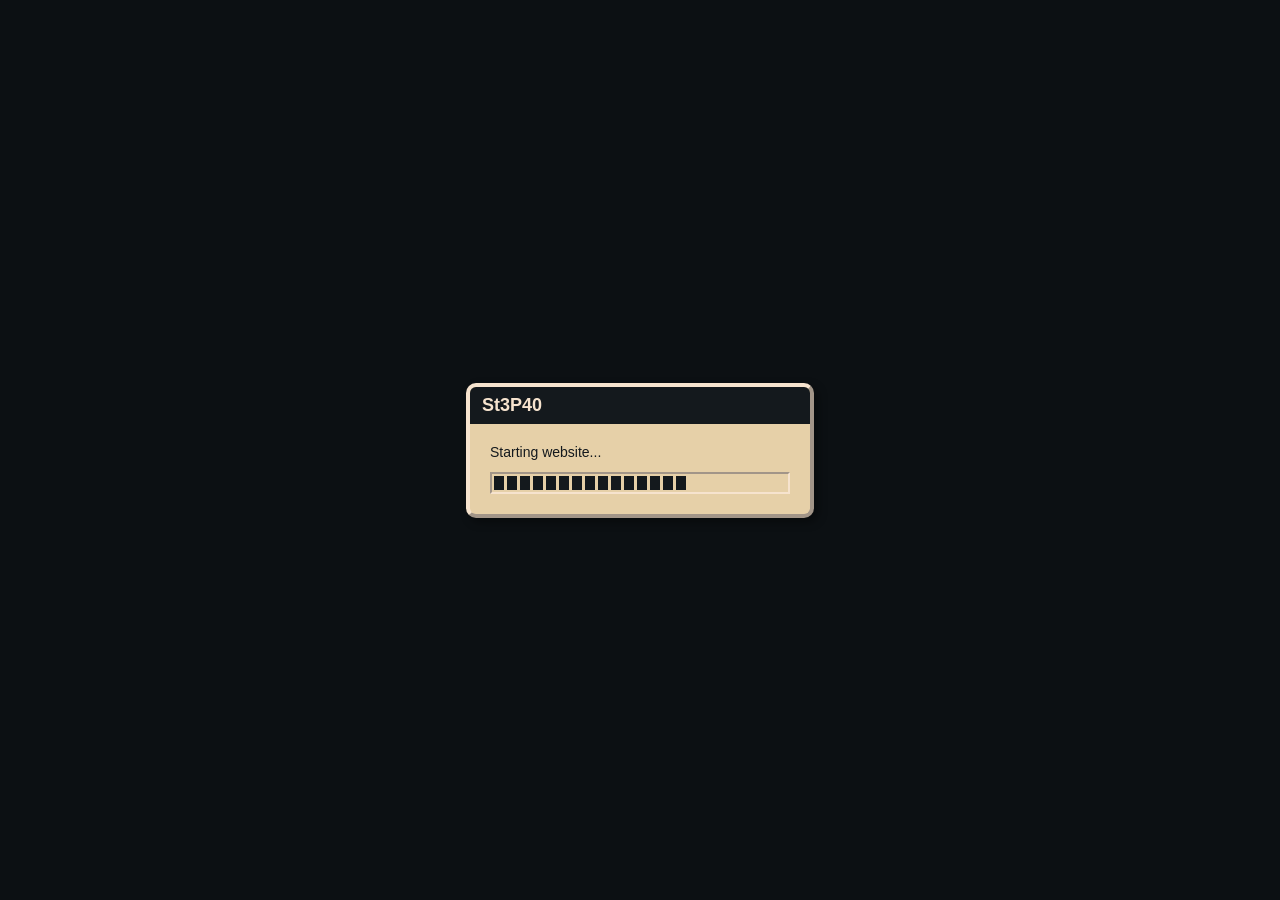
<file: index.html>
﻿<!DOCTYPE html>
<html lang="en">
	<head>
		<meta charset="utf-8">
		<title>St3p40</title>
		<meta name="description" content="Personal website or smth">
		<meta name="viewport" content="width=device-width, initial-scale=1, maximum-scale=1">
		<link rel="icon" href="src/favico.ico">
		<link rel="stylesheet" href="style.css">
		<style>body { background-color: #000;}</style>
		<script>
			try {
				const savedTheme = localStorage.getItem('theme');
				if (savedTheme === 'dark' || savedTheme === 'light') document.documentElement.dataset.theme = savedTheme;
			} catch (e) {}
		</script>
	</head>
	<body>
		<div class="desktop">
			<iframe id="background-frame" class="background-frame" src="src/background.html" aria-hidden="true" tabindex="-1"></iframe>

			<nav class="desktop-icons" aria-label="Desktop">
				<button class="desktop-icon" data-title="My Computer" data-url="src/about.html">
					<span class="desktop-icon-tile"><svg viewBox="0 0 24 24" aria-hidden="true"><path fill-rule="evenodd" d="M2 4h20v12H2zM4 6v8h16V6zM10 16h4v2h-4zM7 18h10v2H7z"/></svg></span>
					<span class="desktop-icon-label">My Computer</span>
				</button>
				<button class="desktop-icon" data-title="Projects" data-url="src/about.html?view=projects">
					<span class="desktop-icon-tile"><svg viewBox="0 0 24 24" aria-hidden="true"><path d="M2 5h7l2 2h11v13H2z"/></svg></span>
					<span class="desktop-icon-label">Projects</span>
				</button>
				<a class="desktop-icon" href="https://github.com/st3p40" target="_blank" rel="noopener">
					<span class="desktop-icon-tile"><svg viewBox="0 0 24 24" aria-hidden="true"><path d="M14 3h7v7h-2V6.4l-8.3 8.3-1.4-1.4L17.6 5H14zM5 5h6v2H5v12h12v-6h2v8H3V5z"/></svg></span>
					<span class="desktop-icon-label">GitHub Page</span>
				</a>
			</nav>

			<div class="activate-windows">
				<p class="activate-title">Website is under construction</p>
				<p class="activate-subtitle">Please wait idk how long</p>
			</div>

		</div>

		<div class="taskbar">
			<div id="startMenu" class="start-menu">
				<div class="start-menu-header">St3P40</div>
				<div class="start-menu-items">
					<button id="themeBtn" onclick="toggleTheme()"></button>
					<button id="rainBtn" onclick="toggleEffect('rain')"></button>
					<button id="parallaxBtn" onclick="toggleEffect('parallax')"></button>
					<div class="start-menu-divider"></div>
					<button onclick="closeAllWindows()">Close all windows</button>
					<button onclick="restart()">Restart</button>
				</div>
			</div>
			<button class="start-btn" onclick="toggleStartMenu()" aria-expanded="false" aria-controls="startMenu">Start</button>
			<div id="taskbarWindows" class="taskbar-windows"></div>
			<div id="taskbarClock" class="taskbar-clock" title="Newfoundland time"></div>
		</div>

		<div id="bootScreen" class="boot-screen on" tabindex="-1" role="dialog" aria-label="Starting">
			<div class="boot-dialog">
				<div class="boot-title">St3P40</div>
				<div class="boot-body">
					<p id="bootLabel" class="boot-label" role="status">Loading desktop...</p>
					<div class="boot-track"><div id="bootFill" class="boot-fill"></div></div>
				</div>
			</div>
		</div>
		<noscript><style>.boot-screen {display: none;}</style></noscript>

		<script src="script.js"></script>
		<script>
			(function() {
				const backgroundFrame = document.getElementById('background-frame');
				let lastMouseX = 0, lastMouseY = 0;
				let mouseInWindow = true;

				function sendParallaxState() {
					if (!backgroundFrame.contentWindow) return;
					const centered = hoveredIframes.size > 0 || !mouseInWindow;
					backgroundFrame.contentWindow.postMessage({type: 'parallax-state', x: lastMouseX, y: lastMouseY, centered}, '*');
				}

				document.addEventListener('mousemove', function(e) {
					lastMouseX = (e.clientX / window.innerWidth) - 0.5;
					lastMouseY = (e.clientY / window.innerHeight) - 0.5;
					sendParallaxState();
				});
				document.documentElement.addEventListener('mouseleave', () => { mouseInWindow = false; sendParallaxState(); });
				document.documentElement.addEventListener('mouseenter', () => { mouseInWindow = true; sendParallaxState(); });
				document.addEventListener('iframehoverchange', sendParallaxState);
				backgroundFrame.addEventListener('load', sendParallaxState);
			})();
		</script>
	</body>
</html>
</file>
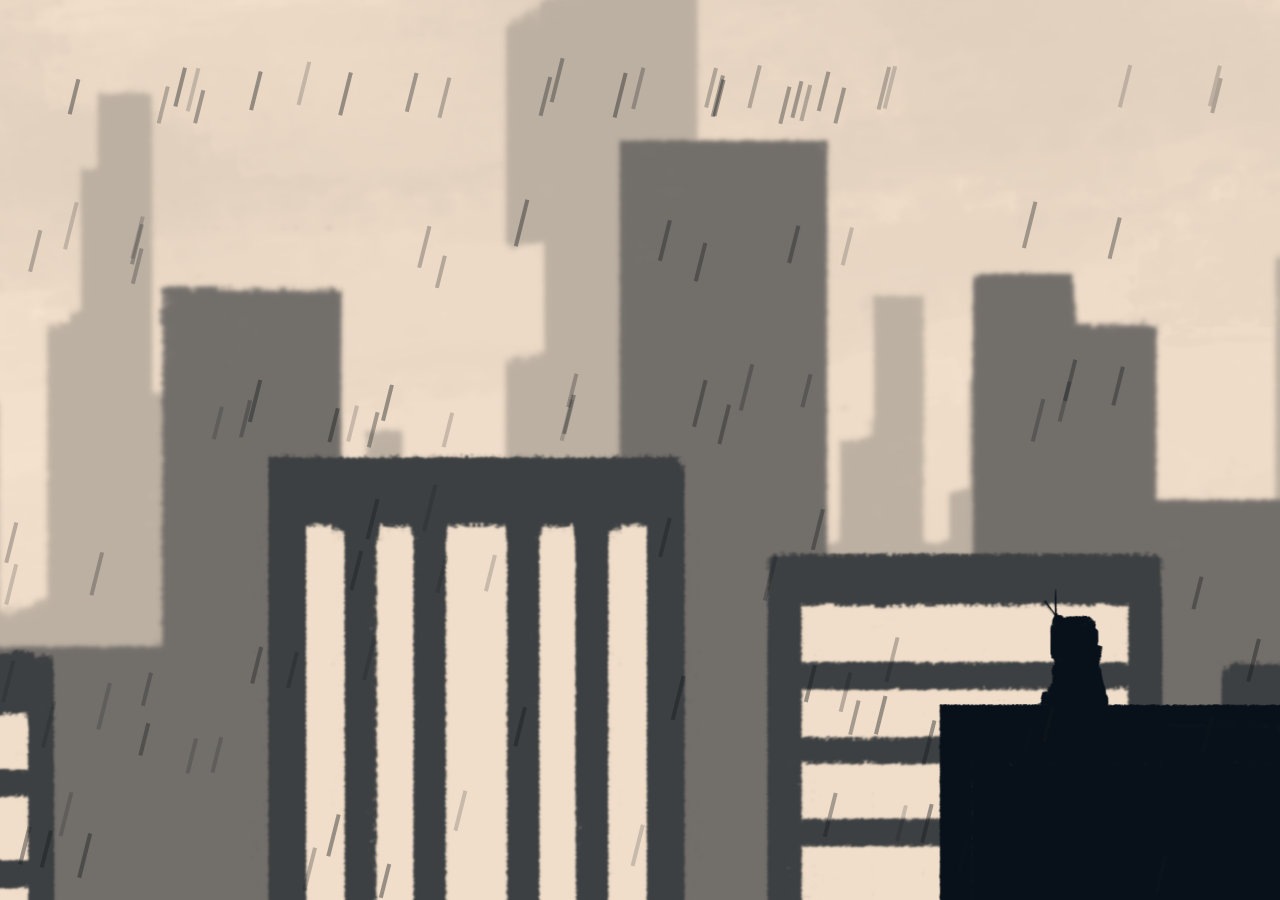
<file: src/background.html>
<!DOCTYPE html>
<html lang="en">
	<head>
		<meta charset="utf-8">
		<title>Background</title>
		<script>
			try {
				const savedTheme = localStorage.getItem('theme');
				if (savedTheme === 'dark' || savedTheme === 'light') document.documentElement.dataset.theme = savedTheme;
			} catch (e) {}
		</script>
		<style>
			:root {--layer-grade: none; --veil: transparent; --rain-ink: #14191d;}

			@media (prefers-color-scheme: dark) {
				:root:not([data-theme="light"]) {--layer-grade: brightness(0.6) saturate(0.75) contrast(1.05); --veil: rgba(13, 27, 42, 0.35); --rain-ink: #e6d0a8;}
			}

			:root[data-theme="dark"] {--layer-grade: brightness(0.6) saturate(0.75) contrast(1.05); --veil: rgba(13, 27, 42, 0.35); --rain-ink: #e6d0a8;}

			html, body {margin: 0; padding: 0; overflow: hidden; background: transparent;}

			.parallax-container {position: absolute; top: 0; left: 0; width: 100%; height: 100%; overflow: hidden; z-index: 0; pointer-events: none; user-select: none; -webkit-user-select: none; -webkit-user-drag: none;}

			.parallax-layer {filter: var(--layer-grade); position: absolute; top: 50%; left: 50%; width: 125%; height: 125%; object-fit: cover; transform: translate(-50%, -50%) scale(1.1); will-change: transform; pointer-events: none;}

			.rain-canvas {position: absolute; top: 0; left: 0; width: 100%; height: 100%; z-index: 1; pointer-events: none;}

			.night-veil {position: absolute; top: 0; left: 0; width: 100%; height: 100%; z-index: 2; background: var(--veil); pointer-events: none; transition: background 200ms;}

			@media (pointer: coarse) {
				.parallax-layer {width: 100%; height: 100%; object-fit: cover; transform: translate(-50%, -50%) scale(1);}
			}

			@media (max-width: 700px) and (orientation: portrait) {
				.parallax-layer[data-depth="3"] {display: none;}
			}
		</style>
	</head>
	<body>
		<div class="parallax-container">
			<img src="background/layer1.png" class="parallax-layer" data-depth="0.0" alt="" decoding="async">
			<img src="background/layer2.png" class="parallax-layer" data-depth="0.25" alt="" decoding="async">
			<img src="background/layer3.png" class="parallax-layer" data-depth="0.75" alt="" decoding="async">
			<img src="background/layer4.png" class="parallax-layer" data-depth="2.5" alt="" decoding="async">
			<canvas id="rain-canvas" class="rain-canvas"></canvas>
			<img src="background/layer5.png" class="parallax-layer" data-depth="5" alt="" decoding="async">
			<div class="night-veil"></div>
		</div>
		<script>
		(function() {
			const parallaxMouse = {x: 0, y: 0};
			const maxMove = 50;
			const frameMs = 1000 / 144;

			let parallaxTargetX = 0, parallaxTargetY = 0, centered = true;
			let appliedX = NaN, appliedY = NaN;

			let rainInk = '#14191d';

			function readRainInk() {
				const ink = getComputedStyle(document.documentElement).getPropertyValue('--rain-ink').trim();
				if (ink) rainInk = ink;
			}
			readRainInk();

			window.addEventListener('message', function(e) {
				const data = e.data;
				if (!data) return;
				if (data.type === 'theme') {
					if (data.theme === 'dark' || data.theme === 'light') document.documentElement.dataset.theme = data.theme;
					readRainInk();
				} else if (data.type === 'effect' && data.name in effectPrefs) {
					effectPrefs[data.name] = data.enabled ? 'on' : 'off';
					syncMotion();
				} else if (data.type === 'parallax-state') {
					parallaxTargetX = data.x;
					parallaxTargetY = data.y;
					centered = data.centered;
				}
			});

			const parallaxLayers = Array.from(document.querySelectorAll('.parallax-layer')).map(layer => ({
				el: layer,
				depth: parseFloat(layer.getAttribute('data-depth'))
			}));

			function applyParallax() {
				if (parallaxMouse.x === appliedX && parallaxMouse.y === appliedY) return;
				appliedX = parallaxMouse.x;
				appliedY = parallaxMouse.y;
				parallaxLayers.forEach(({el, depth}) => {
					const moveX = parallaxMouse.x * maxMove * depth;
					const moveY = parallaxMouse.y * maxMove * depth;
					el.style.transform = `translate(calc(-50% + ${moveX}px), calc(-50% + ${moveY}px)) scale(1.1)`;
				});
			}

			function easeToward(current, target, ease) {
				const next = current + (target - current) * ease;
				return Math.abs(target - next) < 0.0005 ? target : next;
			}

			function tickParallax(dt) {
				const ease = 1 - Math.pow(1 - 0.12, dt);
				const still = centered || !effectOn('parallax');
				parallaxMouse.x = easeToward(parallaxMouse.x, still ? 0 : parallaxTargetX, ease);
				parallaxMouse.y = easeToward(parallaxMouse.y, still ? 0 : parallaxTargetY, ease);
				applyParallax();
			}

			const canvas = document.getElementById('rain-canvas');
			const ctx = canvas.getContext('2d');
			let drops = [];
			let width = 0, height = 0;

			function resizeCanvas() {
				width = window.innerWidth;
				height = window.innerHeight;
				canvas.width = width;
				canvas.height = height;
				const dropCount = Math.round((width * height) / 9000);
				drops = Array.from({length: dropCount}, createDrop);
			}

			const tierAlphas = [0.18, 0.26, 0.34, 0.4];

			function createDrop() {
				return {
					x: Math.random() * width,
					y: Math.random() * height,
					length: 32 + Math.random() * 15,
					speed: 48 + Math.random() * 6,
					tier: Math.floor(Math.random() * tierAlphas.length)
				};
			}

			function respawnDrop(drop) {
				if (Math.random() < 0.9) {
					drop.x = Math.random() * width;
					drop.y = -drop.length;
				} else {
					drop.x = width + drop.length;
					drop.y = Math.random() * height;
				}
			}

			function stepDrop(drop, dt) {
				drop.y += drop.speed * dt;
				drop.x -= drop.speed * 0.25 * dt;
				if (drop.y > height || drop.x < -drop.length) {
					respawnDrop(drop);
				}
			}

			const rainDepth = 1.2;

			function renderRain(dt) {
				ctx.clearRect(0, 0, width, height);
				ctx.save();
				ctx.translate(parallaxMouse.x * maxMove * rainDepth, parallaxMouse.y * maxMove * rainDepth);
				ctx.strokeStyle = rainInk;
				ctx.lineWidth = 4;
				const tierPaths = tierAlphas.map(() => new Path2D());
				drops.forEach(drop => {
					const path = tierPaths[drop.tier];
					path.moveTo(drop.x, drop.y);
					path.lineTo(drop.x + drop.length * 0.25, drop.y - drop.length);
					stepDrop(drop, dt);
				});
				tierPaths.forEach((path, i) => {
					ctx.globalAlpha = tierAlphas[i];
					ctx.stroke(path);
				});
				ctx.globalAlpha = 1;
				ctx.restore();
			}

			let rafId = null, lastTime = 0;

			function frame(now) {
				rafId = requestAnimationFrame(frame);
				const dt = Math.min((now - lastTime) / frameMs, 3);
				lastTime = now;
				tickParallax(dt);
				if (effectOn('rain')) renderRain(dt);
			}

			const reducedMotion = window.matchMedia('(prefers-reduced-motion: reduce)');

			const effectPrefs = {rain: null, parallax: null};
			try {
				Object.keys(effectPrefs).forEach(name => { effectPrefs[name] = localStorage.getItem(name); });
			} catch (e) {}

			function effectOn(name) {
				return effectPrefs[name] ? effectPrefs[name] === 'on' : !reducedMotion.matches;
			}

			function syncMotion() {
				if (!effectOn('rain')) ctx.clearRect(0, 0, width, height);
				if (!effectOn('rain') && !effectOn('parallax')) {
					if (rafId !== null) cancelAnimationFrame(rafId);
					rafId = null;
					parallaxMouse.x = 0;
					parallaxMouse.y = 0;
					applyParallax();
				} else if (rafId === null) {
					lastTime = performance.now();
					rafId = requestAnimationFrame(frame);
				}
			}

			let resizeTimer = null;
			window.addEventListener('resize', function() {
				clearTimeout(resizeTimer);
				resizeTimer = setTimeout(resizeCanvas, 100);
			});
			reducedMotion.addEventListener('change', syncMotion);

			resizeCanvas();
			syncMotion();

			Promise.all(parallaxLayers.map(({el}) => el.decode().catch(() => {}))).then(() => {
				window.parent.postMessage({type: 'background-ready'}, '*');
			});
		})();
		</script>
	</body>
</html>
</file>
<file: style.css>
:root {
    color-scheme: light;
    --cursor-default: url("data:image/svg+xml,%3Csvg xmlns='http://www.w3.org/2000/svg' width='24' height='24' viewBox='0 0 24 24'%3E%3Cpath d='M2 2V19L6 15L9 22L12 21L9 14H15Z' fill='%23f6e3ce' stroke='%2314191d' stroke-width='1.5' stroke-linejoin='round'/%3E%3C/svg%3E") 2 2, auto;
    --cursor-pointer: url("data:image/svg+xml,%3Csvg xmlns='http://www.w3.org/2000/svg' width='24' height='24' viewBox='0 0 24 24'%3E%3Cpath d='M6 2h4v7h3V8h2v1h2v1h2v8l-2 3H7l-3-4v-5h2z' fill='%23f6e3ce' stroke='%2314191d' stroke-width='1.5' stroke-linejoin='round'/%3E%3C/svg%3E") 8 2, pointer;
    --surface: #e6d0a8;
    --text: #14191d;
    --chrome: #14191d;
    --chrome-text: #f6e3ce;
    --chrome-hover: #2a333b;
    --edge: #f6e3ce;
    --edge-dim: #999187;
    --muted: #999187;
    --on-muted: #14191d;
}

@media (prefers-color-scheme: dark) {
    :root:not([data-theme="light"]) {
        color-scheme: dark;
        --surface: #262c32;
        --text: #e6d0a8;
        --chrome: #12171b;
        --chrome-text: #e6d0a8;
        --chrome-hover: #1e252b;
        --edge: #4b555e;
        --edge-dim: #12171b;
        --muted: #6f6a5f;
        --on-muted: #14191d;
    }
}

:root[data-theme="dark"] {
    color-scheme: dark;
    --surface: #262c32;
    --text: #e6d0a8;
    --chrome: #12171b;
    --chrome-text: #e6d0a8;
    --chrome-hover: #1e252b;
    --edge: #4b555e;
    --edge-dim: #12171b;
    --muted: #6f6a5f;
    --on-muted: #14191d;
}

html {cursor: var(--cursor-default); touch-action: pan-x pan-y;}
a, button {cursor: var(--cursor-pointer);}

body {
touch-action: pan-x pan-y;
background-color: var(--muted);
    background-image: radial-gradient(var(--text) 2px, transparent 2px);
    background-size: 40px 40px;
    margin: 0;padding: 0;font-family: sans-serif;height: 100vh;height: 100dvh;
    display: flex;flex-direction: column;overflow: hidden;
}

.desktop {flex: 1; position: relative; padding: 20px;}

.activate-windows {position: absolute; bottom: min(40px, 4vh); right: min(40px, 5vw); max-width: calc(100vw - 40px); color: rgba(246, 227, 206, 0.35); font-family: sans-serif; user-select: none; pointer-events: none; text-align: left; z-index: 1;}
.activate-title {font-size: clamp(18px, 6vw, 36px); margin: 0 0 5px 0; font-weight: 300;}
.activate-subtitle {font-size: clamp(11px, 3vw, 16px); margin: 0;}

.desktop-icons {position: absolute; top: 20px; left: 20px; bottom: 60px; display: flex; flex-direction: column; flex-wrap: wrap; align-content: flex-start; gap: 12px; z-index: 1;}

.desktop-icon {display: flex; flex-direction: column; align-items: center; gap: 6px; box-sizing: border-box; width: 104px; padding: 6px 4px; background: none; border: 2px solid transparent; border-radius: 6px; font-family: sans-serif; color: var(--chrome-text); text-decoration: none; cursor: var(--cursor-pointer); user-select: none; -webkit-user-select: none;}
.desktop-icon:hover, .desktop-icon:focus-visible {background: rgba(0, 0, 0, 0.25); border-color: var(--edge); outline: none;}

.desktop-icon-tile {display: flex; align-items: center; justify-content: center; width: 52px; height: 52px; background: var(--surface); color: var(--text); border: 3px outset var(--edge); box-sizing: border-box; box-shadow: 3px 3px 6px rgba(0, 0, 0, 0.35);}
.desktop-icon-tile svg {width: 30px; height: 30px; fill: currentColor;}
.desktop-icon:active .desktop-icon-tile {border-style: inset;}

.desktop-icon-label {background: var(--chrome); color: var(--chrome-text); font-size: 13px; line-height: 1.25; padding: 2px 6px; text-align: center; overflow-wrap: break-word;}

.boot-screen {position: fixed; inset: 0; z-index: 1000; display: flex; align-items: center; justify-content: center; padding: 20px; background-color: #0c1013; outline: none; visibility: hidden; opacity: 0; pointer-events: none; transition: opacity 300ms ease, visibility 0s 300ms;}
.boot-screen.on {visibility: visible; opacity: 1; pointer-events: auto; cursor: progress; transition: opacity 300ms ease;}

.boot-dialog {width: min(340px, 100%); background: var(--surface); color: var(--text); border: 4px outset var(--edge); border-radius: 10px; box-shadow: 4px 4px 10px rgba(0,0,0,0.4); overflow: hidden;}
.boot-title {background: var(--chrome); color: var(--chrome-text); padding: 8px 12px; font-size: 18px; font-weight: bold;}
.boot-body {display: flex; flex-direction: column; gap: 12px; padding: 20px;}
.boot-label {margin: 0; font-family: sans-serif; font-size: 14px;}
.boot-track {height: 22px; box-sizing: border-box; padding: 2px; border: 2px inset var(--edge); background: var(--surface);}
.boot-fill {width: 0; height: 100%; background: repeating-linear-gradient(90deg, var(--text) 0 10px, transparent 10px 13px); transition: width 500ms ease-out;}

@media (prefers-reduced-motion: reduce) {
    .boot-screen, .boot-screen.on, .boot-fill {transition: none;}
}

.window {display: none; box-sizing: border-box; position: absolute; top: 10%;left: 10%; background-color: var(--surface); color: var(--text); border-radius: 10px; border: 4px outset var(--edge); width: min(380px, 92vw); min-width: 260px; min-height: 200px; z-index: 10; box-shadow: 4px 4px 10px rgba(0,0,0,0.4); flex-direction: column;}

.resize-handle {position: absolute; right: 2px; bottom: 2px; width: 9px; height: 9px; cursor: nwse-resize; background: repeating-linear-gradient(135deg, var(--text) 0 1.5px, transparent 1.5px 3px); z-index: 2; touch-action: none;}

.window-iframe {width: min(640px, 94vw); height: min(480px, 80dvh);}
.window-iframe .window-body {padding: 0; align-items: stretch;}
.window-iframe iframe {width: 100%; height: 100%; border: none; display: block; flex: 1;}

.window-header {background-color: var(--chrome); color: var(--chrome-text); padding: 8px 12px; display: flex; justify-content: space-between; align-items: center; font-size: 18px; font-weight: bold; cursor: grab; touch-action: none;}
.window-header:active {cursor: grabbing;}

.close-btn {background: var(--muted); color: var(--on-muted); border: 2px outset var(--edge); cursor: var(--cursor-pointer); font-weight: bold;}

.window-body {background: var(--surface); color: var(--text); border-radius: 5px; border: 1px inset var(--edge-dim); padding: 20px; display: flex; flex-direction: column; align-items: center; justify-content: center; flex: 1; overflow: auto;}

.taskbar {position: fixed; bottom: 0; left: 0; width: 100%; height: 40px; background-color: var(--surface); border: 4px outset var(--edge); border-bottom: none; display: flex; align-items: center; padding: 0 10px; box-sizing: border-box; z-index: 100;}

.start-btn {background: var(--chrome); color: var(--chrome-text); font-size: 16px; font-weight: bold; padding: 6px 16px; border: 3px outset var(--edge); cursor: var(--cursor-pointer); transition: background 120ms ease;}
.start-btn:hover {background: var(--chrome-hover);}
.start-btn:active {border: 3px inset var(--edge);}

.taskbar-windows {display: flex; flex: 1; gap: 6px; margin-left: 10px; overflow-x: auto; min-width: 0;}

.taskbar-window-btn {background: var(--chrome); color: var(--chrome-text); font-family: sans-serif; font-size: 14px; padding: 6px 12px; border: 2px outset var(--edge); cursor: var(--cursor-pointer); white-space: nowrap; max-width: 160px; overflow: hidden; text-overflow: ellipsis; flex: none; transition: background 120ms ease;}
.taskbar-window-btn:hover {background: var(--chrome-hover);}
.taskbar-window-btn.active {background: var(--muted); color: var(--on-muted); border: 2px inset var(--edge);}


.taskbar-clock {margin-left: 8px; background: var(--chrome); color: var(--chrome-text); font-family: sans-serif; font-size: 14px; font-weight: bold; padding: 6px 14px; border: 2px inset var(--edge); border-radius: 4px;}

.start-menu {display: flex; flex-direction: column; position: absolute; bottom: 48px;left: 10px; width: 220px; background: var(--surface); border: 4px outset var(--edge); border-radius: 8px; box-shadow: 4px 4px 10px rgba(0,0,0,0.4); overflow: hidden; z-index: 101; opacity: 0;transform: translateY(10px);pointer-events: none; visibility: hidden; transition: opacity 150ms ease, transform 150ms ease, visibility 0s 150ms;}
.start-menu.open {opacity: 1; transform: translateY(0); pointer-events: auto; visibility: visible; transition: opacity 150ms ease, transform 150ms ease;}

.start-menu-header {background: var(--chrome); color: var(--chrome-text); font-weight: bold; font-size: 14px; padding: 8px 12px; letter-spacing: 1px; text-transform: uppercase;}

.start-menu-items {display: flex; flex-direction: column; padding: 6px;}

.start-menu button, .start-menu a {display: block; font-family: sans-serif; text-align: left; background: var(--surface); color: var(--text); font-size: 14px; padding: 8px 10px; margin-bottom: 2px; border: none; border-radius: 4px; text-decoration: none; cursor: var(--cursor-pointer); transition: background 120ms ease, color 120ms ease;}
.start-menu button:last-child, .start-menu a:last-child {margin-bottom: 0;}
.start-menu button:hover, .start-menu a:hover {background: var(--chrome); color: var(--chrome-text);}

.start-menu-divider {height: 1px; background: var(--muted); margin: 4px 6px;}

.background-frame {position: absolute; top: 0; left: 0; width: 100%; height: 100%; border: none; z-index: 0; pointer-events: none;}

@media (pointer: coarse) {
    .resize-handle {width: 28px; height: 28px;}
    .close-btn {padding: 6px 10px;}
}
</file>
